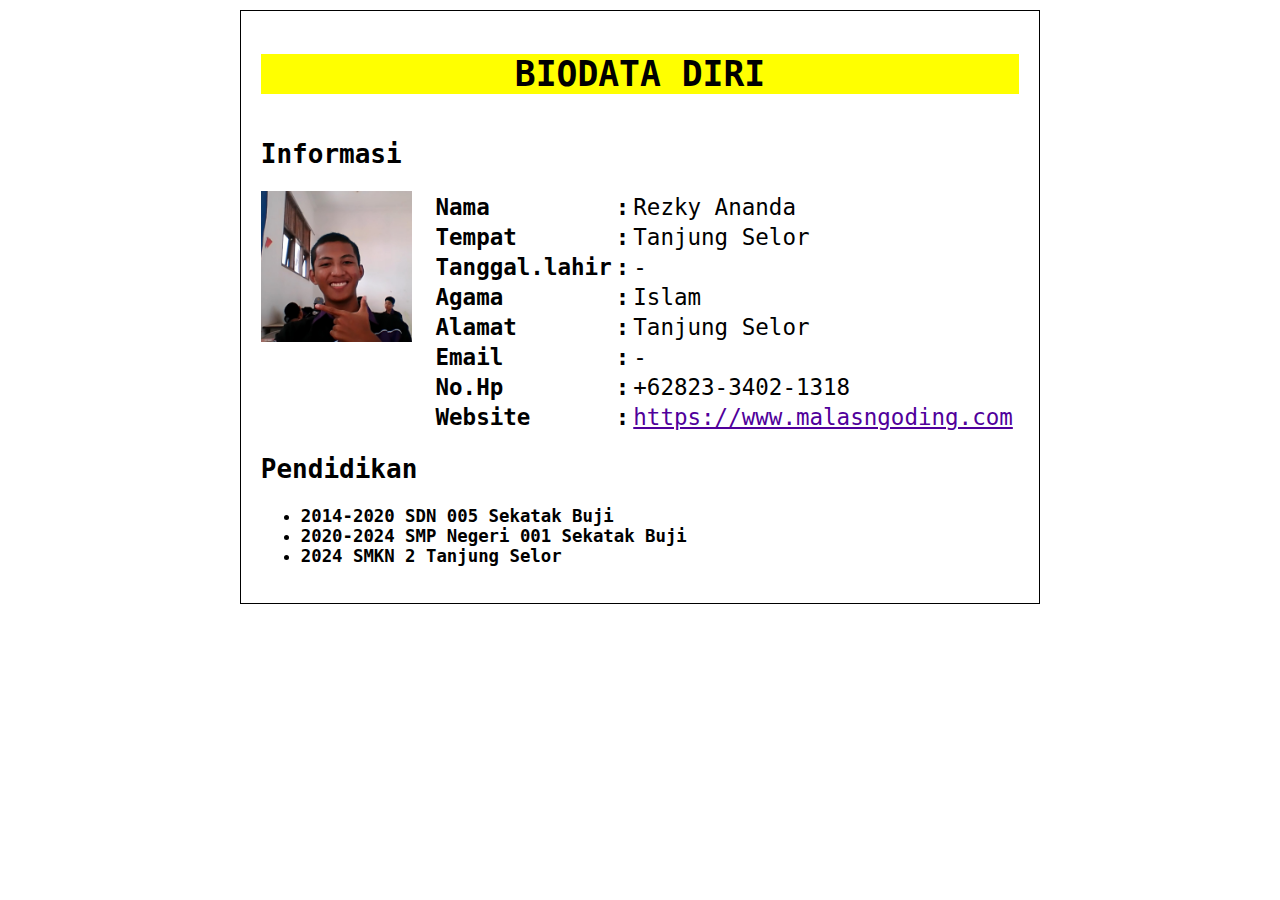
<file: Biodata2_Rezky/index.html>
<!DOCTYPE html>
<html lang="en">
<head>
    <meta charset="UTF-8">
    <meta name="viewport" content="width=device-width, initial-scale=1.0">
    <link rel="stylesheet" href="style.css">
    <title>BIODATA</title>
</head>
<body>
    <div class="kotak">
        <div class="judul">
            <h1>BIODATA DIRI</h1>
        </div>
        <div class="blok">
            <h2>Informasi</h2>
            <div class="kiri">
                <img src="Foto Berdua.jpg">
            </div>
            <div class="kanan">
                <table>
                    <tr>
                        <th>Nama</th>
                        <th>:</th>
                        <td>Rezky Ananda</td>
                    </tr>
                    <tr>
                        <th>Tempat</th>
                        <th>:</th>
                        <td>Tanjung Selor</td>
                    </tr>
                    <tr>
                        <th>Tanggal.lahir</th>
                        <th>:</th>
                        <td>-</td>
                    </tr>
                    <tr>
                        <th>Agama</th>
                        <th>:</th>
                        <td>Islam</td>
                    </tr>
                    <tr>
                        <th>Alamat</th>
                        <th>:</th>
                        <td>Tanjung Selor</td>
                    </tr>
                    <tr>
                        <th>Email</th>
                        <th>:</th>
                        <td>-</td>
                    </tr>
                    <tr>
                        <th>No.Hp</th>
                        <th>:</th>
                        <td>+62823-3402-1318</td>
                    </tr>
                    <tr>
                        <th>Website</th>
                        <th>:</th>
                        <td><a href="https://www.malasngoding.com">https://www.malasngoding.com</a></td>
                    </tr>
                </table>
            </div>
        </div>
        <div class="blok">
            <h2>Pendidikan</h2>
            <div>
                <ul>
                    <li><b>2014-2020 SDN 005 Sekatak Buji</b></li>
                    <li><b>2020-2024 SMP Negeri 001 Sekatak Buji</b></li>
                    <li><b>2024 SMKN 2 Tanjung Selor</b></li>
                </ul>
            </div>
        </div>
    </div>
</body>
</html>
</file>
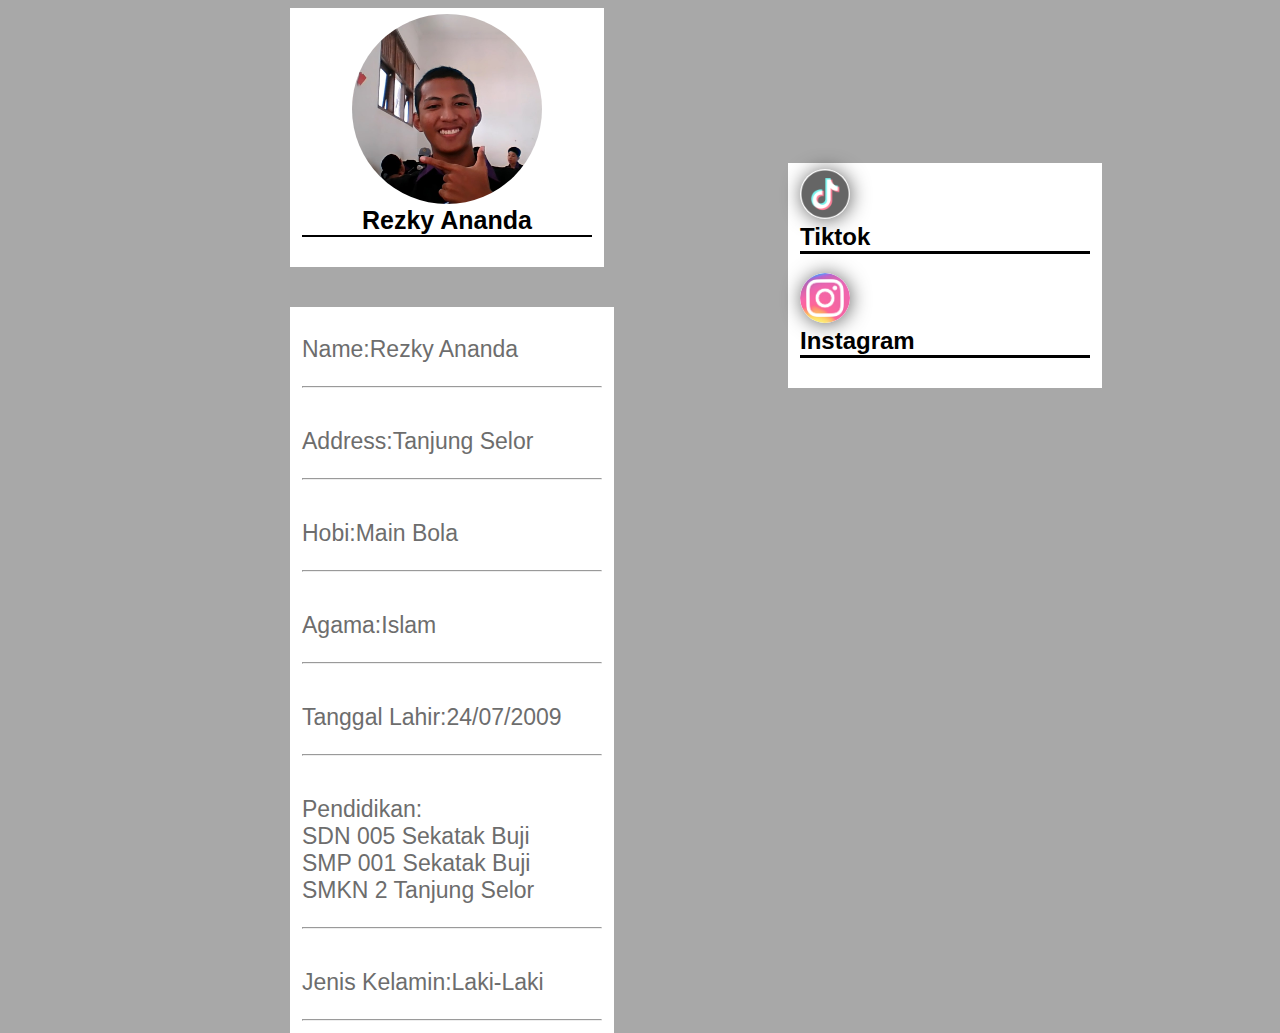
<file: Biodata_Rezky/index.html>
<!DOCTYPE html>
<html lang="en">
<head>
    <meta charset="UTF-8">
    <meta name="viewport" content="width=device-width, initial-scale=1.0">
    <title>Biodata_Rezky</title>
    <link rel="stylesheet" href="style.css">
</head>
<body>
    <div class="Header">
    <fieldset class="Head">
        <img class="Foto" src="Foto Berdua.jpg" alt="">
        <h2 class="Text">Rezky Ananda</h2>
    </fieldset>
    <div class="Header_2">
        <fieldset class="Box_2">
            <p>Name:Rezky Ananda<hr>
            <p> Address:Tanjung Selor<hr> 
                <p>Hobi:Main Bola<hr>
                <p>Agama:Islam<hr>
                <p>Tanggal Lahir:24/07/2009<hr>
                <p>Pendidikan: <br>SDN 005 Sekatak Buji<br>
                    SMP 001 Sekatak Buji<br>
                    SMKN 2 Tanjung Selor<hr>
                <p>Jenis Kelamin:Laki-Laki<hr></p>
        </fieldset>
    </div>
    <div class="Header_3">
        <fieldset class="Box_3">
                <a href="https://www.tiktok.com/search?q=scroll_tiktok12&t=1754311372998">
                <img class="Foto_icon" src="tiktok-icon-free-png.webp" alt="">
                </a>
                    <h2 class="text_icon">Tiktok</h2>
                    <a href="https://www.instagram.com/rezky1091/">
                        <img class="icon_Instagram" src="283-2831746_insta-icon-instagram.png" alt="">
                    </a>
                    <h2 class="Icon_instagram"   >Instagram</h2>
                </div>
            </fieldset>
    </div>
</div>
</body>
</html>
</file>
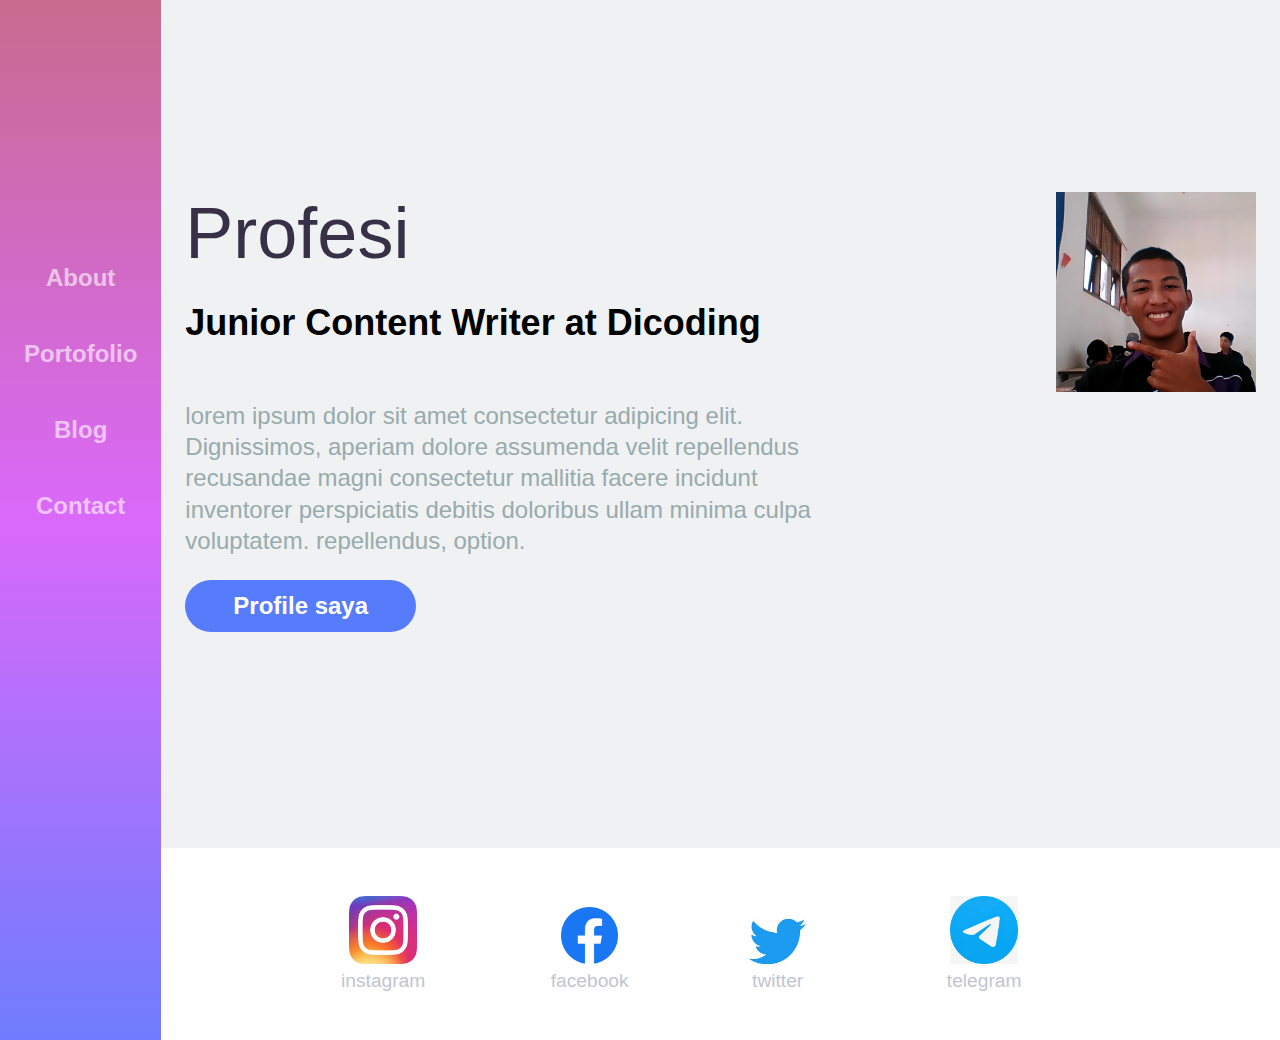
<file: Web portofolio Rezky/index.html>
<!DOCTYPE html>
<html lang="en">
    <head>
        <meta charset="UTF-8"/>
        <meta name="viewport" content="width=device-width, initial-scale1.0"/>
        <link rel="stylesheet" href="style.css"/>
        <title>Web | portofolio</title>
    </head>
    <body>
        <div class="container">
            <div class="sidebar">
                <nav>
                    <ul>
                        <li><a href="">About</a></li>
                        <li><a href="">Portofolio</a></li>
                        <li><a href="">Blog</a></li>
                        <li><a href="">Contact</a></li>
                    </ul>
                </nav>
            </div>
            <main class="content">
                <section class="hero">
                    <img src="Foto Berdua.jpg" alt=""/>
                    <div class="hero-content">
                        <h1>Profesi</h1>
                        <br />
                        <h2>Junior Content Writer at Dicoding</h2>
                        <br /><br />
                        <p>
                            lorem ipsum dolor sit amet consectetur adipicing elit. Dignissimos, aperiam dolore
                            assumenda velit repellendus recusandae magni consectetur mallitia facere incidunt
                            inventorer perspiciatis debitis doloribus ullam minima culpa voluptatem. repellendus,
                            option.
                        </p>
                        <a href="" class="action-btn">Profile saya</a>
                    </div>
                </section>
            </main>
            <div class="footer">
                <footer>
                    <ul>
                        <li>
                            <img src="instagram.jpeg.jpg" alt=""/><a><p>instagram</p></a>
                        </li>
                        <li>
                            <img src="facebook.png" alt=""/><a><p>facebook</p></a>
                        </li>
                        <li>
                            <img src="twitter.png" alt=""/><a><p>twitter</p></a>
                        </li>
                        <li>
                            <img src="telegram.png" alt=""/><a><p>telegram</p></a>
                        </li>
                    </ul>
                </footer>
            </div>
        </div>
    </body>
</html>
</file>
<file: Rezky_Game Ular_sederhana.html/Rezky_Game Ular.html>
<!DOCTYPE html>
<html lang="id">
<head>
    <meta charset="UTF-8">
    <title>Basic Snake HTML Game</title>
    <style>
        html, body{
            height: 100%;
            margin: 0;
        }
        body{
            background: black;
            display: flex;
            align-items: center;
            justify-content: center;
        }
        canvas{
            border: 1px solid white;
        }
    </style>
</head>
<body>
    <canvas width="400" height="400" id="game"></canvas>
    <script>
        var canvas = document.getElementById('game');
        var context = canvas.getContext('2d');
        var grid = 16;
        var count = 0;
        var snake = {
            x: 160,
            y: 160,
            dx: grid,
            dy: 0,
            cells: [],
            maxCells: 4
        };
        var apple = {
            x: 320,
            y: 320
        };
        function getRandomInt(min, max){
            return Math.floor(Math.random() * (max-min)) + min;
        }
        function loop(){
            requestAnimationFrame(loop);
            if(++count <4){
                return;
            }
            count = 0;
            context.clearRect(0,0, canvas.width, canvas.height);
            snake.x += snake.dx;
            snake.y += snake.dy;
            if(snake.x <0){
                snake.x = canvas.width - grid;
            } else if (snake.x >= canvas.width){
                snake.x = 0;
            }
            if(snake.y < 0){
                snake.y = canvas.height - grid;
            } else if(snake.y>= canvas.height){
                snake.y = 0;
            }
            snake.cells.unshift({ x: snake.x, y: snake.y});
            if(snake.cells.length > snake.maxCells){
                snake.cells.pop();
            }
            context.fillStyle='red';
            context.fillRect(apple.x, apple.y, grid - 1, grid -1);
            context.fillStyle = 'green';
            snake.cells.forEach(function(cell, index){
                context.fillRect(cell.x, cell.y, grid - 1, grid - 1);
                if(cell.x === apple.x && cell.y === apple.y){
                    snake.maxCells++;
                    apple.x = getRandomInt(0, 25) * grid;
                    apple.y = getRandomInt(0, 25) * grid;
                }
                for(var i=index + 1; i < snake.cells.length; i++){
                    if(cell.x === snake.cells[i].x && cell.y === snake.cells[i].y){
                        snake.x=160;
                        snake.y=160;
                        snake.cells=[];
                        snake.maxCells=4;
                        snake.dx=grid;
                        snake.dy=0;
                        apple.x=getRandomInt(0, 25) * grid;
                        apple.y=getRandomInt(0, 25) * grid;
                    }
                }
            });
        }
        document.addEventListener('keydown', function(e){
            if(e.which === 37 && snake.dx === 0){
                snake.dx = -grid;
                snake.dy = 0;
            } else if (e.which === 38 && snake.dy === 0){
                snake.dy = -grid;
                snake.dx = 0;
            } else if(e.which === 39 && snake.dx === 0){
                snake.dx = grid;
                snake.dy = 0;
            } else if(e.which === 40 && snake.dy === 0){
                snake.dy = grid;
                snake.dx = 0;
            }
        });
        requestAnimationFrame(loop);
    </script>
</body>
</html>
</file>
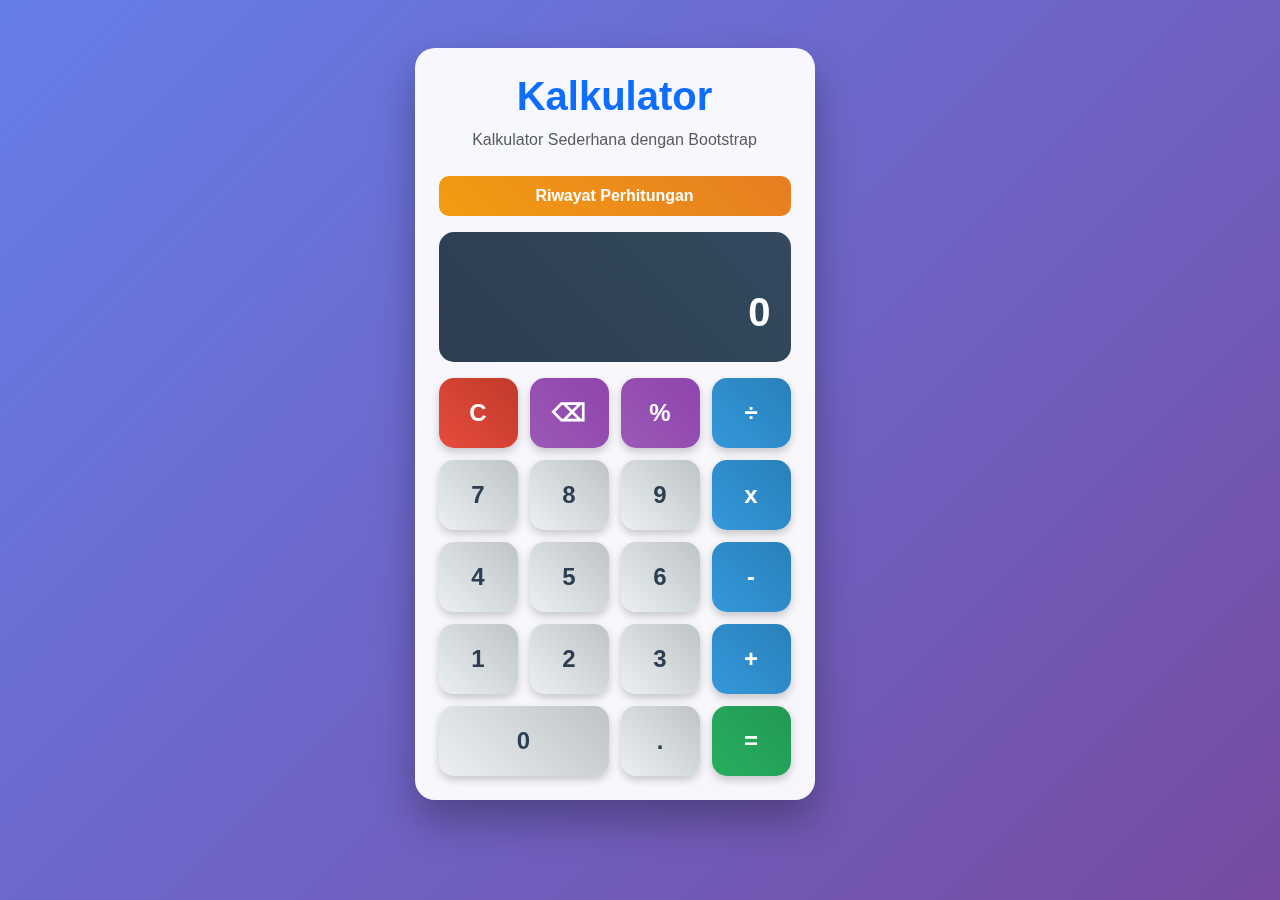
<file: Rezky_Kalkulator_html/Rezky_Kalkulator.html>
<!DOCTYPE html>
<html lang="id">
<head>
    <meta charset="UTF-8">
    <meta name="viewport" content="width=device-width, initial-scale=1.0">
    <title>Kalkulator Sederhana</title>
    <link href="https://cdn.jsdelivr.net/npm/bootstrap@5.3.0/dist/css/bootstrap.min.css" rel="stylesheet">
    <style>
        body{
            background: linear-gradient(135deg, #667eea 0%, #764ba2 100%);
            min-height: 100vh;
            font-family: 'Arial', sans-serif;
        }
        .calculator-container{
            background: rgba(255, 255, 255, 0.95);
            border-radius: 20px;
            box-shadow: 0 20px 40px rgba(0, 0, 0, 0.3);
            backdrop-filter: blur(10px);
            max-width: 400px;
        }
        .display{
            background: linear-gradient(45deg, #2c3e50, #34495e);
            color: white;
            border-radius: 15px;
            padding: 20px;
            font-size: 2.5rem;
            font-weight: bold;
            text-align: right;
            min-height: 100px;
            margin-bottom: 20px;
            overflow: hidden;
            position: relative;
        }
        .display-before{
            font-size: 1.2rem;
            color: #95a5a6;
            min-height: 30px;
            overflow: hidden;
        }
        .calculator-grid{
            display: grid;
            grid-template-columns: repeat(4, 1fr);
            gap: 12px;
        }
        .btn-calc{
            height: 70px;
            font-size: 1.5rem;
            font-weight: bold;
            border: none;
            border-radius: 15px;
            transition: all 0.3s ease;
            box-shadow: 0 4px 8px rgba(0, 0, 0, 0.2);
        }
        .btn-calc:hover{
            transform: translateY(-3px);
            box-shadow: 0 6px 12px rgba(0, 0, 0, 0.3);
        }
        .btn-calc:active{
            transform: translateY(0);
            box-shadow: 0 2px 4px rgba(0, 0, 0, 0.2);
        }
        .btn-number{
            background: linear-gradient(45deg, #ecf0f1, #bdc3c7);
            color: #2c3e50;
        }
        .btn-operator{
            background: linear-gradient(45deg, #3498db, #2980b9);
            color: white;
        }
        .btn-equals{
            background: linear-gradient(45deg, #27ae60, #229954);
            color: white;
        }
        .btn-clear{
            background: linear-gradient(45deg, #e74c3c, #c0392b);
            color: white;
        }
        .btn-special{
            background: linear-gradient(45deg, #9b59b6, #8e44ad);
            color: white;
        }
        .btn-zero{
            grid-column: span 2;
        }
        .btn-pressed{
            animation: buttonPress 0.2s ease;
        }
        @keyframes buttonPress{
            0%{transform: scale(1);}
            50%{transform: scale(0.95);}
            100%{transform: scale(1);}
        }
        .history-toggle{
            background: linear-gradient(45deg, #f39c12, #e67e22);
            color: white;
            border: none;
            border-radius: 10px;
            padding: 8px 16px;
            font-weight: bold;
            margin-bottom: 15px;
            transition: all 0.3s ease;
        }
        .history-toggle:hover{
            transform: translateY(-2px);
            box-shadow: 0 4px 8px rgba(0, 0, 0, 0.2);
        }
        .history-panel{
            background: rgba(236, 240, 241, 0.9);
            border-radius: 10px;
            padding: 15px;
            margin-top: 20px;
            max-height: 200px;
            overflow-y: auto;
            display: none;
        }
        .history-item{
            padding: 8px;
            border-bottom: 1px solid #bdc3c7;
            font-family: 'Courier New', monospace;
        }
        .history-item:last-child{
            border-bottom: none;
        }
    </style>
</head>
<body class="py-5">
    <div class="container">
        <div class="row justify-content-center">
            <div class="col-md-6 col-lg-5">
                <div class="calculator-container p-4">
                    <div class="text-center mb-4">
                        <h1 class="display-6 fw-bold text-primary mb-2">Kalkulator</h1>
                        <p class="text-muted">Kalkulator Sederhana dengan Bootstrap</p>
                    </div>
                    <button class="history-toggle w-100 mb-3" id="historyToggle">
                        Riwayat Perhitungan
                    </button>
                    <div class="history-panel" id="historyPanel">
                        <div class="text-center text-muted" id="emptyHistory">
                            Belum ada riwayat perhitungan
                        </div>
                    </div>
                    <div class="display mb-3">
                        <div class="display-before" id="previousOperation"></div>
                        <div id="currentDisplay">0</div>
                    </div>
                    <div class="calculator-grid">
                        <button class="btn-calc btn-clear" onclick="clearCalculator()">C</button>
                        <button class="btn-calc btn-special" onclick="deleteLast()">⌫</button>
                        <button class="btn-calc btn-special" onclick="appendToDisplay('%')">%</button>
                        <button class="btn-calc btn-operator" onclick="chooseOperation('÷')">÷</button>
                        <button class="btn-calc btn-number" onclick="appendToDisplay('7')">7</button>
                        <button class="btn-calc btn-number" onclick="appendToDisplay('8')">8</button>
                        <button class="btn-calc btn-number" onclick="appendToDisplay('9')">9</button>
                        <button class="btn-calc btn-operator" onclick="chooseOperation('x')">x</button>
                        <button class="btn-calc btn-number" onclick="appendToDisplay('4')">4</button>
                        <button class="btn-calc btn-number" onclick="appendToDisplay('5')">5</button>
                        <button class="btn-calc btn-number" onclick="appendToDisplay('6')">6</button>
                        <button class="btn-calc btn-operator" onclick="chooseOperation('-')">-</button>
                        <button class="btn-calc btn-number" onclick="appendToDisplay('1')">1</button>
                        <button class="btn-calc btn-number" onclick="appendToDisplay('2')">2</button>
                        <button class="btn-calc btn-number" onclick="appendToDisplay('3')">3</button>
                        <button class="btn-calc btn-operator" onclick="chooseOperation('+')">+</button>
                        <button class="btn-calc btn-number btn-zero" onclick="appendToDisplay('0')">0</button>
                        <button class="btn-calc btn-number" onclick="appendToDisplay('.')">.</button>
                        <button class="btn-calc btn-equals" onclick="calculate()">=</button> 
                    </div>
                </div>
            </div>
        </div>
    </div>
    <script>
        let currentInput = '0';
        let previousInput = '';
        let operation = null;
        let shouldResetScreen = false;
        let calculationHistory = [];
        const currentDisplay = document.getElementById('currentDisplay');
        const previousOperationDisplay = document.getElementById('previousOperation');
        const historyPanel = document.getElementById('historyPanel');
        const emptyHistory = document.getElementById('emptyHistory');
        const historyToggle = document.getElementById('historyToggle');
        function appendToDisplay(value){
            if (shouldResetScreen){
                currentInput = '';
                shouldResetScreen = false;
            }
            if(value === '.' && currentInput.includes('.')){
                return;
            }
            if(currentInput === '0' && value !== '.'){
                currentInput = value;
            } else {
                currentInput += value;
            }
            updateDisplay();
            animateButton(event.target);
        }
        function clearCalculator(){
            currentInput = '0';
            previousInput = '';
            operation = null;
            shouldResetScreen = false;
            updateDisplay();
            animateButton(event.target);
        }
        function deleteLast(){
            if(currentInput.length === 1){
                currentInput = '0';
            } else {
                currentInput = currentInput.slice(0, -1);
            }
            updateDisplay();
            animateButton(event.target);
        }
        function chooseOperation(op){
            if(currentInput === '0') return;
            if(previousInput !== ''){
                calculate();
            }
            operation = op;
            previousInput = currentInput;
            shouldResetScreen = true;
            updateDisplay();
        }
        function calculate(){
            let computation;
            const prev = parseFloat(previousInput);
            const current = parseFloat(currentInput);
            if(isNaN(prev) || isNaN(current)) return;
            switch(operation){
                case '+':
                    computation = prev + current;
                    break;
                    case '-':
                        computation = prev - current;
                        break;
                        case 'x':
                            computation = prev * current;
                            break;
                            case '÷':
                                if(current === 0){
                                    computation = 'Error';
                                } else {
                                    computation = prev / current;
                                }
                                break;
                                default:
                                    return;
            }
            const historyEntry = {
                operation: `${previousInput} ${operation} ${currentInput}`,
                result: computation.toString()
            };
            calculationHistory.unshift(historyEntry);
            updateHistory();
            currentInput = computation.toString();
            operation = null;
            previousInput = '';
            shouldResetScreen = true;
            updateDisplay();
        }
        function updateDisplay(){
            currentDisplay.textContent = currentInput;
            if(operation != null){
                previousOperationDisplay.textContent =
                `${previousInput} ${operation}`;
            } else {
                previousOperationDisplay.textContent = '';
            }
        }
        function animateButton(button){
            button.classList.add('btn-pressed');
            setTimeout(() => {
                button.classList.remove('btn-pressed');
            }, 200);
        }
        function updateHistory(){
            historyPanel.innerHTML = '';
            if(calculationHistory.length === 0) {
                historyPanel.appendChild(emptyHistory.cloneNode(true));
                return;
            }
            calculationHistory.forEach((item) =>{
                const historyItem = document.createElement('div');
                historyItem.className = 'history-item';
                historyItem.innerHTML = `
                <div class="fw-bold">${item.operation} = ${item.result}</div>
                <small class="text-muted">${new Date().toLocaleTimeString()}</small>
                `;
                historyPanel.appendChild(historyItem);
            });
        }
        historyToggle.addEventListener('click', () => {
            historyPanel.style.display = historyPanel.style.display === 'none' ? 'block' : 'none';
            historyToggle.textContent = historyPanel.style.display === 'none' ?
            'Riwayat Perhitungan' : 'Sembunyikan Riwayat';
        });
        document.addEventListener('keydown', (event) => {
            if(/[0-9]/.test(event.key)){
                appendToDisplay(event.key);
            } else if (event.key === '.'){
                appendToDisplay('.');
            } else if (event.key === '+'){
                chooseOperation('+');
            } else if (event.key === '-'){
                chooseOperation('-');
            } else if (event.key === '*'){
                chooseOperation('x');
            } else if (event.key === '/'){
                chooseOperation('÷');
            } else if (event.key === 'Enter' || event. key === '='){
                event.preventDefault();
                calculate();
            } else if (event.key === 'Escape'){
                clearCalculator();
            } else if (event.key === 'Backspace'){
                deleteLast();
            }
        });
        updateDisplay();
    </script>
    <script src="https://cdn.jsdelivr.net/npm/bootstrap@5.3.0/dist/js/bootstrap.bundle.min.js"></script>
</body>
</html>
</file>
<file: Biodata2_Rezky/style.css>
body{
    font-family: monospace;
    font-size: 13pt;
}
th{
    text-align: left;
}
img{
    width: 100%;
    margin-bottom: 10px;
}
.kotak{
    border: 1px solid black;
    width: 60%;
    margin: 10px auto;
    padding: 20px;
}
.judul{
    text-align: center;
    background: yellow;
}
.blok{
    overflow: hidden;
}
.kiri{
    width: 20%;
    float: left;
}
.kanan{
    width: 70%;
    padding:0px 20px;
    float: left;
    font-size: 130%;
}
@media only screen and(max-width: 768px){ 
    .kotak{
        width: 100%;
        padding: 0%;
        border: none;
    }
    .kiri{
        width:100%;
    }
.kanan{
    width: 100%;
    padding: 0%;
}
}
a{
    color: rgb(80, 0, 155);
}
</file>
<file: Biodata_Rezky/style.css>
.Foto{
    width: 190px;
    border-radius: 100px;
    margin-left: 50px;
}
body{
    font-family: sans-serif;
    background: rgb(168, 168, 168);
}
.Text{
    font-size: 25px;
    padding-left: 60px;
    cursor: default;
    margin-top: -2px;
    border-bottom: 2px solid;
}
.Head{
    width: 290px;
    background: rgb(255, 255, 255);
    border: none;
}
.Header{
    margin-left: 280px;
}
.Box_2 hr{
    margin-bottom: 40px;
}
.Box_2{
    border: none;
    background: rgb(255, 255, 255);
    width: 300px;
    height:710px;
}
.Header_2{
    margin: 40px;
    margin-left: 0px;
}
.Box_2 p{
    cursor: default;
    font-size:23px;
    color: rgb(109, 109, 109);
    transition: 0.3s;
}
.Box_2 p:hover{
    color: black;
    transition: 0.3s;
}
.Foto_icon{
    width: 50px;
    box-shadow: 1px 1px 19px black;
    border-radius: 100px;
    transition: 0.3s;
    opacity: 60%;
}
.Foto_icon:hover{
    width: 60px;
    box-shadow: 1px 1px 11px rgb(255, 0, 0), 1px 1px 25px rgb(255, 51, 0);
    border-radius: 100px;
    transition: 0.3s;
    opacity: 100%;
}
.Box_3{
    border: none;
    background: rgb(172, 172, 172);
}
.text_icon{
    font-size: 24px;
    margin-top: 0px;
    border-bottom: 3px solid black;
    cursor: default;
}
.icon_Instagram{
    width: 50px;
    box-shadow: 1px 1px 19px black;
    border-radius: 100px;
    transition: 0.3s;
    opacity: 60%;
}
.icon_Instagram:hover{
    width: 60px;
    box-shadow: 1px 1px 17px rgb(197, 8, 255), 1px 1px 16px rgb(0, 0, 255);
    border-radius: 100px;
    transition: 0.3s;
    opacity: 100%;
}
.Icon_instagram{
    margin-top: 0px;
    border-bottom: 3px solid black;
    cursor: default;
}
.Box_3{
    background: white;
    width: 290px;
    margin-bottom: 90px;
    margin-left: 500px;
    margin-top: -910px;
}
</file>
<file: Web portofolio Rezky/style.css>
* {

margin: 0;

padding: 0;

}

body {

background-color: #eff1f2;

font-family: sans-serif;

}

.content {

grid-area: content;

}

.sidebar {

grid-area: sidebar;

background: linear-gradient( to right,

rgba(200, 107, 142, 1),

rgba(218, 105, 250, 1), rgba(110, 125, 253, 1)

);

justify-content: center;

}

.footer {

grid-area: footer;

background: white;

}

.container {

font-size: 1.5em;

width: 100%;

height: 100;

height: 100vh;

display: grid;

grid-template-areas: 'sidebar' 'content' 'footer';

grid-template-columns: 1fr;

grid-template-rows: 130px 800px 250px;

}

.content,

.sidebar,

.footer {

padding: 1em;

}

nav ul {



margin: 0;

padding: 0;

display: flex;

justify-content: space-between;

text-align: center;
}
nav li {

list-style: none;

padding: 1em 0;

}

nav li a {

color: white;

font-weight: 700;

opacity: 0.6;

text-decoration: none;

transition: 0.3s;

}

nav li a:hover {

opacity: 1;

}

.hero {

max-width: 90 px;

margin: 0 auto;

text-align: center;

}

.hero img {

width: 200px;

}

.hero h1 {

font-size: 2em;

font-weight: 300;

color: #373046;

}

.hero p {

font-weight: 300;

line-height: 1.3em;

color: #98abad;

}

.action-btn {


display: inline-block;

text-decoration: none;

color: white;

font-weight: 700;

background: #567bfb;

padding: 0.5em 2em;

border-radius: 60px;

margin: 1em 0;

transition: 0.3s;
}
footer ul {

max-width: 640px;

margin: 2em auto;

padding: 0;

text-align: center;

display: flex;

flex-direction: row;

}

footer ul li {

list-style: none;

align-self: flex-end;

}

footer ul li a {

text-decoration: none;

color: #c1c6ce;

}

footer ul li img {

width: 30%;

}

footer p {

font-size: 0.8em;

}

@media (min-width: 1040px) {

.container {

grid-template-areas: 'sidebar content' 'sidebar footer';

grid-template-rows: 1fr auto;

grid-template-columns: 300px 1f;

}

nav ul {

display: flex;

justify-content: space-between;

flex-direction: column;

}

.sidebar {

background: linear-gradient( rgba(200, 107, 142, 1), rgba(218, 105, 250, 1), rgba(110, 125, 253, 1) );

padding-top: 10em;

}

.hero {

text-align: left;

margin: 7em 0;

}

.hero img {

width: 200px; float: right;

}

.hero h1 {

font-size: 3em;

}

.hero p {

width: 60%;

}

footer ul {

max-width: 900px;

margin: 0 auto;

padding: 1em 0;

}

footer ul li a img {

width: 20%;

}

}
</file>
